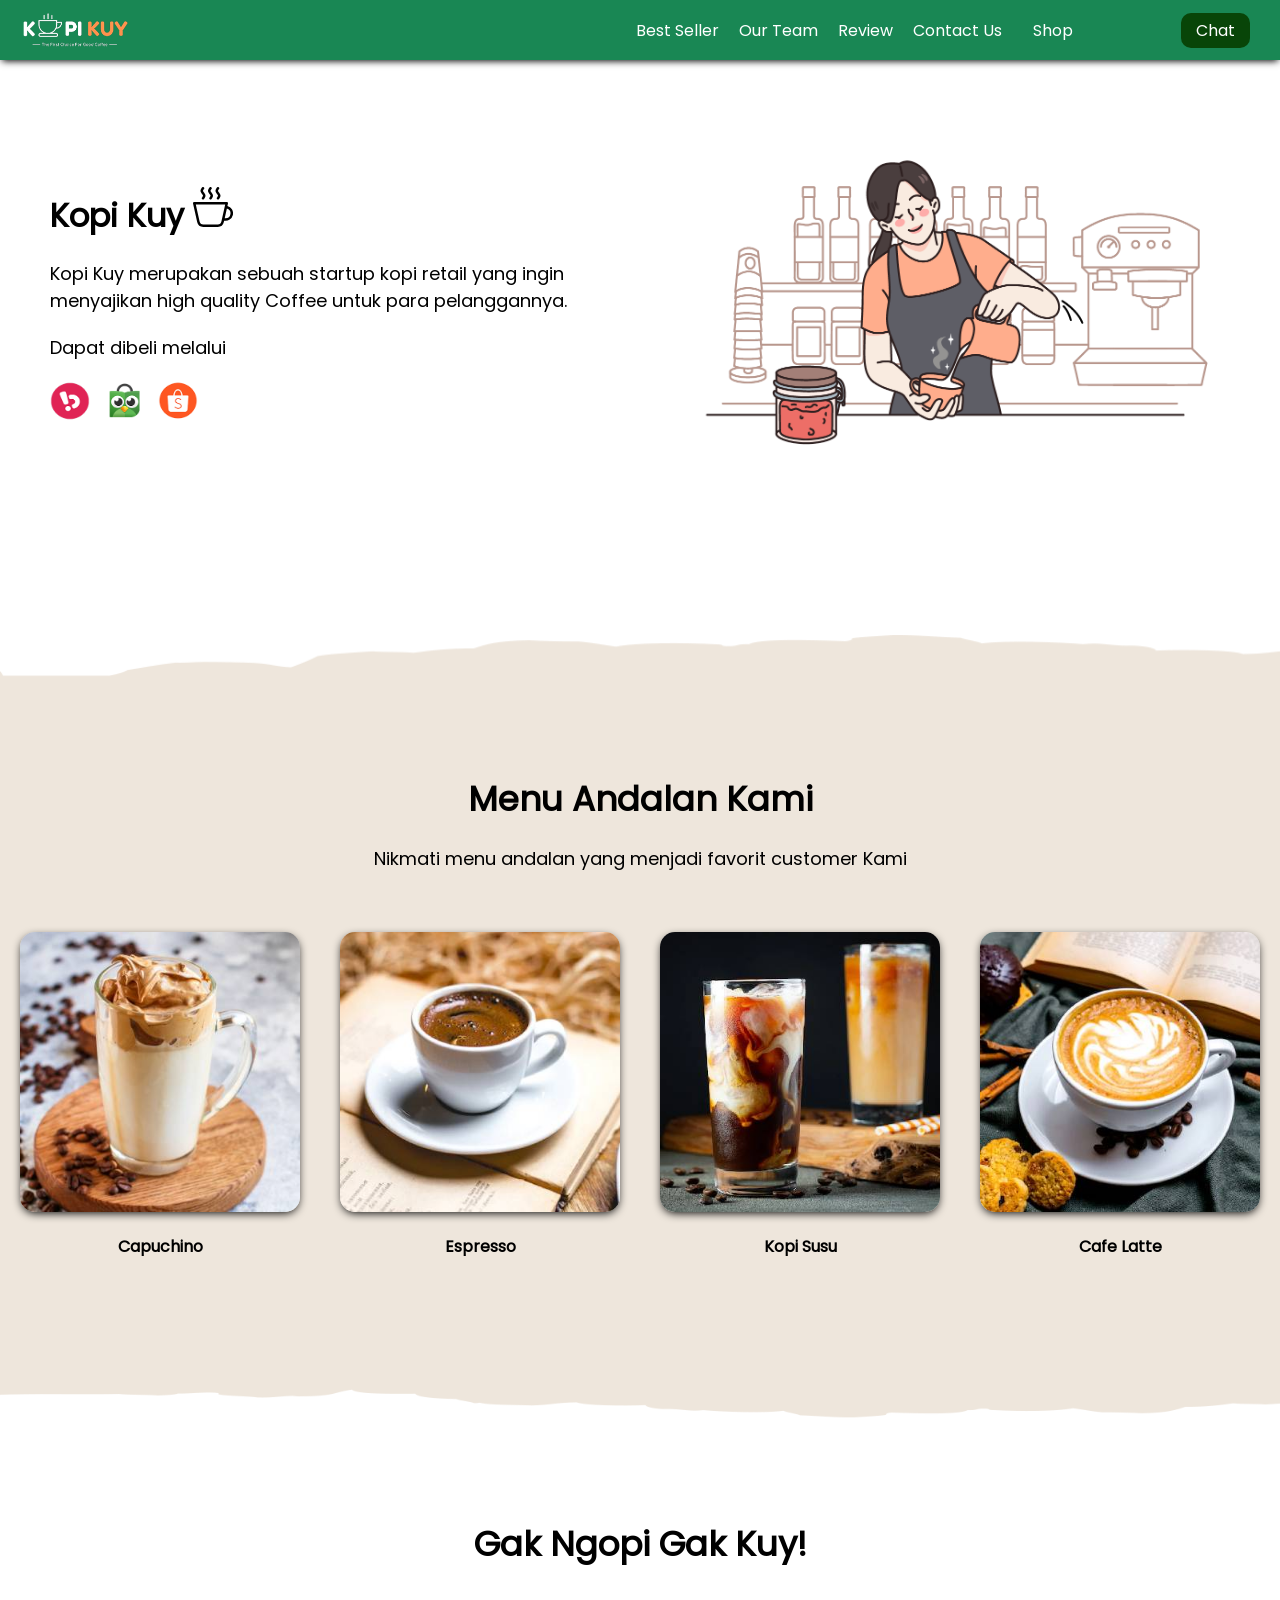
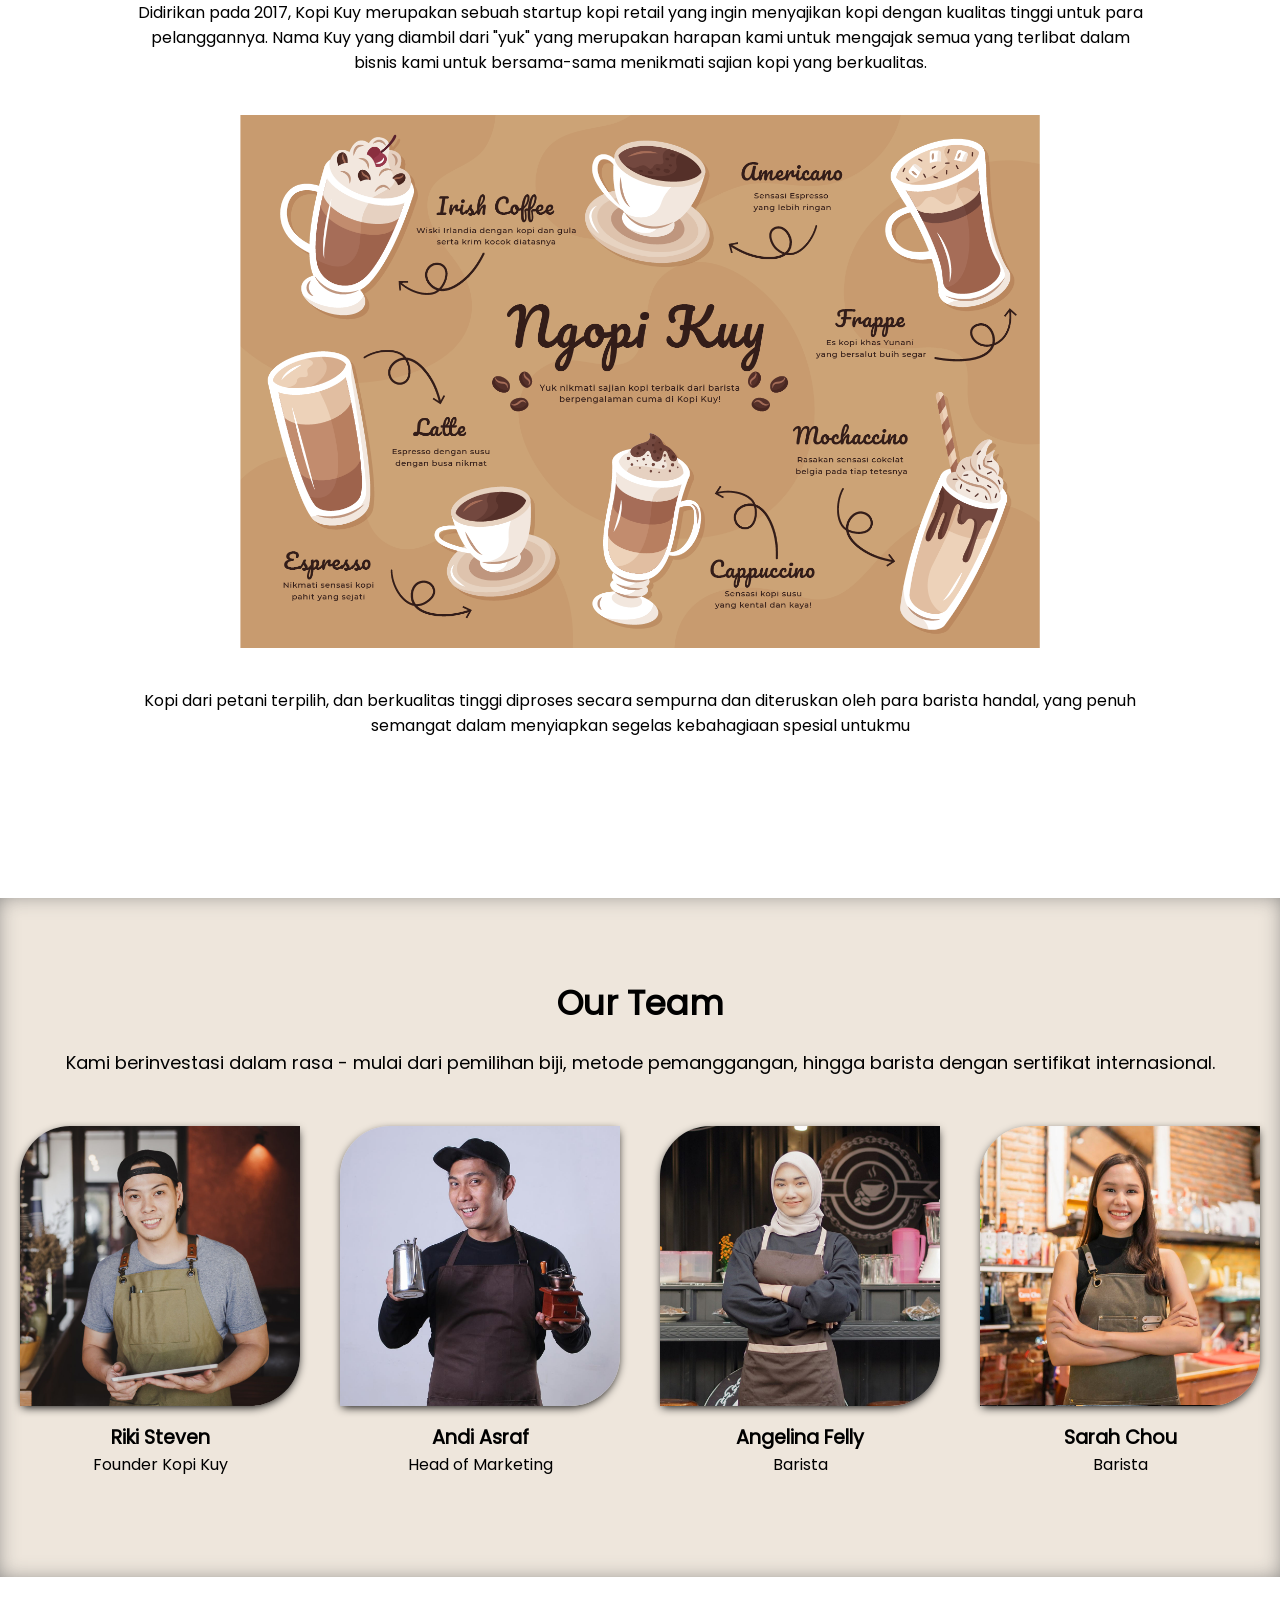
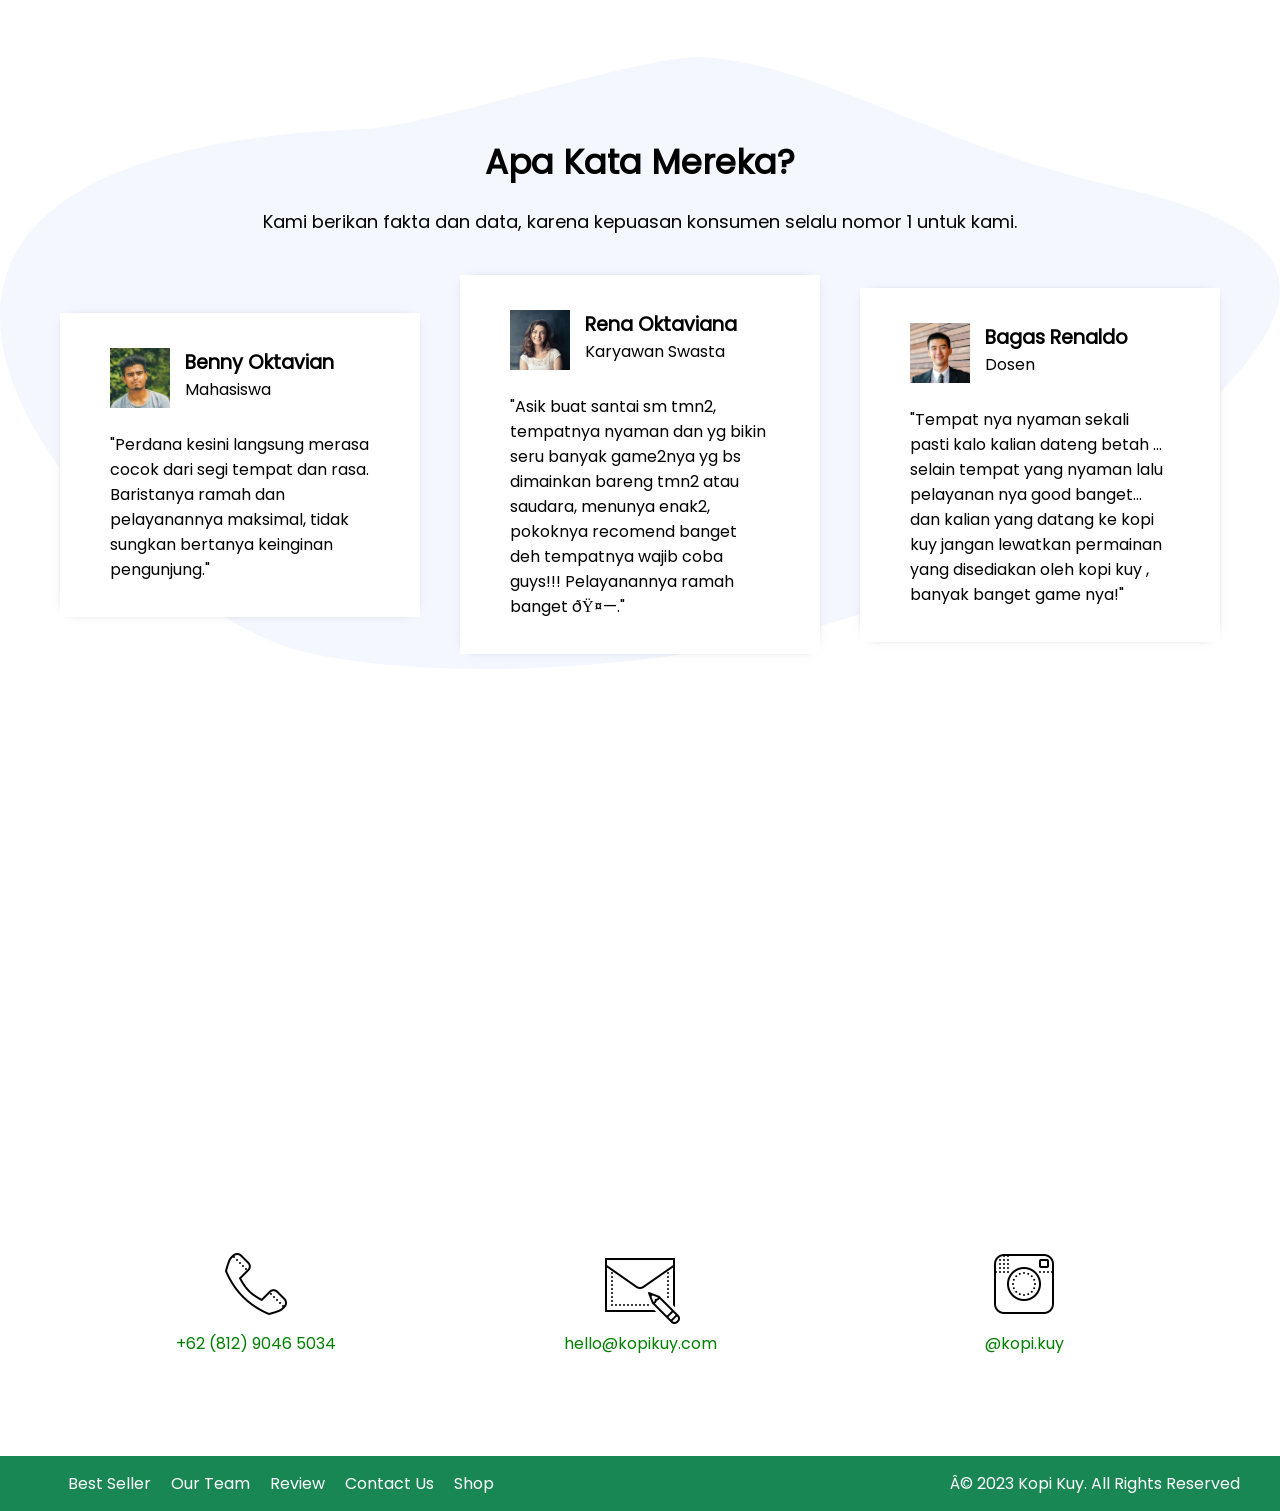
<file: index.html>
<!DOCTYPE html>
<html lang="id">

<head>
    <meta charset="UTF-8">
    <meta http-equiv="X-UA-Compatible" content="IE=edge">
    <meta name="viewport" content="width=device-width, initial-scale=1.0">
    <link rel="shortcut icon" href="images/favicon.ico" type="image/x-icon">
    <title>Website Kopi Kuy</title>
    <link rel="stylesheet" href="css/style.css">
</head>

<body>
    <nav>
        <img class="logo" src="images/logo/logo_kuy.png">
        <div class="navigasi">
            <a href="#best-seller">Best Seller</a>
            <a href="#our-team">Our Team</a>
            <a href="#review">Review</a>
            <a href="#contact-us">Contact Us</a>
        </div>
        <a class="shop" href="produk.html">Shop</a>
        <a class="chat" href="https://wa.me/nomor_hp_anda_pakai_62" target="_blank">Chat</a>
    </nav>

    <!-- Tulis Kode Setelah panah di bawah ini -->

    <header>
        <div class="kiri">
            <h1>Kopi Kuy <img src="images/icon/icon_kopi.svg"></h1>

            <p>Kopi Kuy merupakan sebuah startup kopi retail yang ingin menyajikan high
                quality Coffee untuk para pelanggannya.</p>

            <p>Dapat dibeli melalui</p>

            <div class="olshop">
                <img src="images/logo/logo_bukalapak.png" alt="">
                <img src="images/logo/logo_tokopedia.png" alt="">
                <img src="images/logo/logo_shopee.png" alt="">
            </div>
        </div>

        <div class="kanan">
            <img src="images/header/header1.png">
        </div>
    </header>

    <section id="best-seller" class="best-seller">

        <h2>Menu Andalan Kami</h2>

        <p>Nikmati menu andalan yang menjadi favorit customer Kami</p>

        <div class="produk">
            <img src="images/produk/product_capuchino.jpg" alt="">
            <p>Capuchino</p>
        </div>

        <div class="produk">
            <img src="images/produk/product_espresso.jpg" alt="">
            <p>Espresso</p>
        </div>

        <div class="produk">
            <img src="images/produk/product_kopi_susu.jpg" alt="">
            <p>Kopi Susu</p>
        </div>

        <div class="produk">
            <img src="images/produk/product_latte.jpg" alt="">
            <p>Cafe Latte</p>
        </div>

    </section>


    <section id="about-us" class="about-us">
        <h2>Gak Ngopi Gak Kuy!</h2>
        <p>
            Didirikan pada 2017, Kopi Kuy merupakan sebuah startup kopi retail yang ingin menyajikan kopi
            dengan kualitas tinggi
            untuk para pelanggannya. Nama Kuy yang diambil dari "yuk" yang merupakan harapan kami untuk
            mengajak semua yang terlibat dalam bisnis kami untuk bersama-sama menikmati sajian kopi yang
            berkualitas.
        </p>
        <img src="images/about-us/aset_kopi_jumbo.png">
        <p>
            Kopi dari petani terpilih, dan berkualitas tinggi diproses secara sempurna dan diteruskan
            oleh para barista handal,
            yang penuh semangat dalam menyiapkan segelas kebahagiaan spesial untukmu
        </p>
    </section>

    <section class="our-team" id="our-team">

        <h2>Our Team</h2>

        <p>Kami berinvestasi dalam rasa - mulai dari pemilihan biji, metode pemanggangan,
            hingga barista dengan sertifikat internasional. </p>

        <div class="team">
            <img src="images/team/team1.jpg">
            <h3>Riki Steven</h3>
            <p>Founder Kopi Kuy</p>
        </div>

        <div class="team">
            <img src="images/team/team2.jpg">
            <h3>Andi Asraf</h3>
            <p>Head of Marketing</p>
        </div>

        <div class="team">
            <img src="images/team/team3.jpg">
            <h3>Angelina Felly</h3>
            <p>Barista</p>
        </div>

        <div class="team">
            <img src="images/team/team4.jpg">
            <h3>Sarah Chou</h3>
            <p>Barista</p>
        </div>

    </section>

    <section id="review" class="review">
        <h2>Apa Kata Mereka?</h2>

        <p>Kami berikan fakta dan data, karena kepuasan konsumen selalu nomor 1 untuk kami.</p>

        <div class="testimoni">
            <img src="images/customer/customer1.jpg">
            <div class="profile">
                <h3>Benny Oktavian</h3>
                <p>Mahasiswa</p>
            </div>
            <p>"Perdana kesini langsung merasa cocok dari segi tempat dan rasa. Baristanya ramah
                dan pelayanannya maksimal, tidak sungkan bertanya keinginan pengunjung."</p>
        </div>

        <div class="testimoni">
            <img src="images/customer/customer2.jpg">
            <div class="profile">
                <h3>Rena Oktaviana</h3>
                <p>Karyawan Swasta</p>
            </div>
            <p>"Asik buat santai sm tmn2, tempatnya nyaman dan yg bikin seru banyak game2nya yg bs
                dimainkan bareng tmn2 atau saudara, menunya enak2, pokoknya recomend banget deh
                tempatnya wajib coba guys!!! Pelayanannya ramah banget ðŸ¤—."</p>
        </div>

        <div class="testimoni">
            <img src="images/customer/customer3.jpg">
            <div class="profile">
                <h3>Bagas Renaldo</h3>
                <p>Dosen</p>
            </div>
            <p>"Tempat nya nyaman sekali pasti kalo kalian dateng betah ... selain tempat yang
                nyaman lalu pelayanan nya good banget... dan kalian yang datang ke kopi kuy jangan
                lewatkan permainan yang disediakan oleh kopi kuy , banyak banget game nya!"</p>
        </div>
    </section>

    <section class="contact-us" id="contact-us">

        <iframe
            src="https://www.google.com/maps/embed?pb=!1m14!1m8!1m3!1d7932.741866032694!2d106.668581!3d-6.214715!3m2!1i1024!2i768!4f13.1!3m3!1m2!1s0x2e69f9912c7f297b%3A0xe5a3a671dae861ab!2sKopi%20kuy!5e0!3m2!1sid!2sid!4v1680617229460!5m2!1sid!2sid"
            allowfullscreen="" loading="lazy" referrerpolicy="no-referrer-when-downgrade"></iframe>

        <div class="kontak">
            <img src="images/icon/icon_phone.png">
            <p>+62 (812) 9046 5034</p>
        </div>

        <div class="kontak">
            <img src="images/icon/icon_mail.png">
            <p>hello@kopikuy.com</p>
        </div>

        <div class="kontak">
            <img src="images/icon/icon_instagram.png">
            <a href="https://instagram.com" role="button">
                <p>@kopi.kuy</p>
            </a>
        </div>

    </section>

    <footer>
        <div class="navigasi">
            <a href="#best-seller">Best Seller</a>
            <a href="#our-team">Our Team</a>
            <a href="#review">Review</a>
            <a href="#contact-us">Contact Us</a>
            <a href="produk.html">Shop</a>
        </div>
        <p>Â© 2023 Kopi Kuy. All Rights Reserved</p>
    </footer>


    <!--
        Kode HTML tidak boleh lewat dari batas ini
        Pastikan setiap section di tutup
        misalnya kode best-seller harus ada
        di bawah kode </header> (perhatikan ada garis miringnya
        dan setiap section harus setelah kode </section>
        jangan menulis section di dalam section
    -->
</body>

</html>
</file>
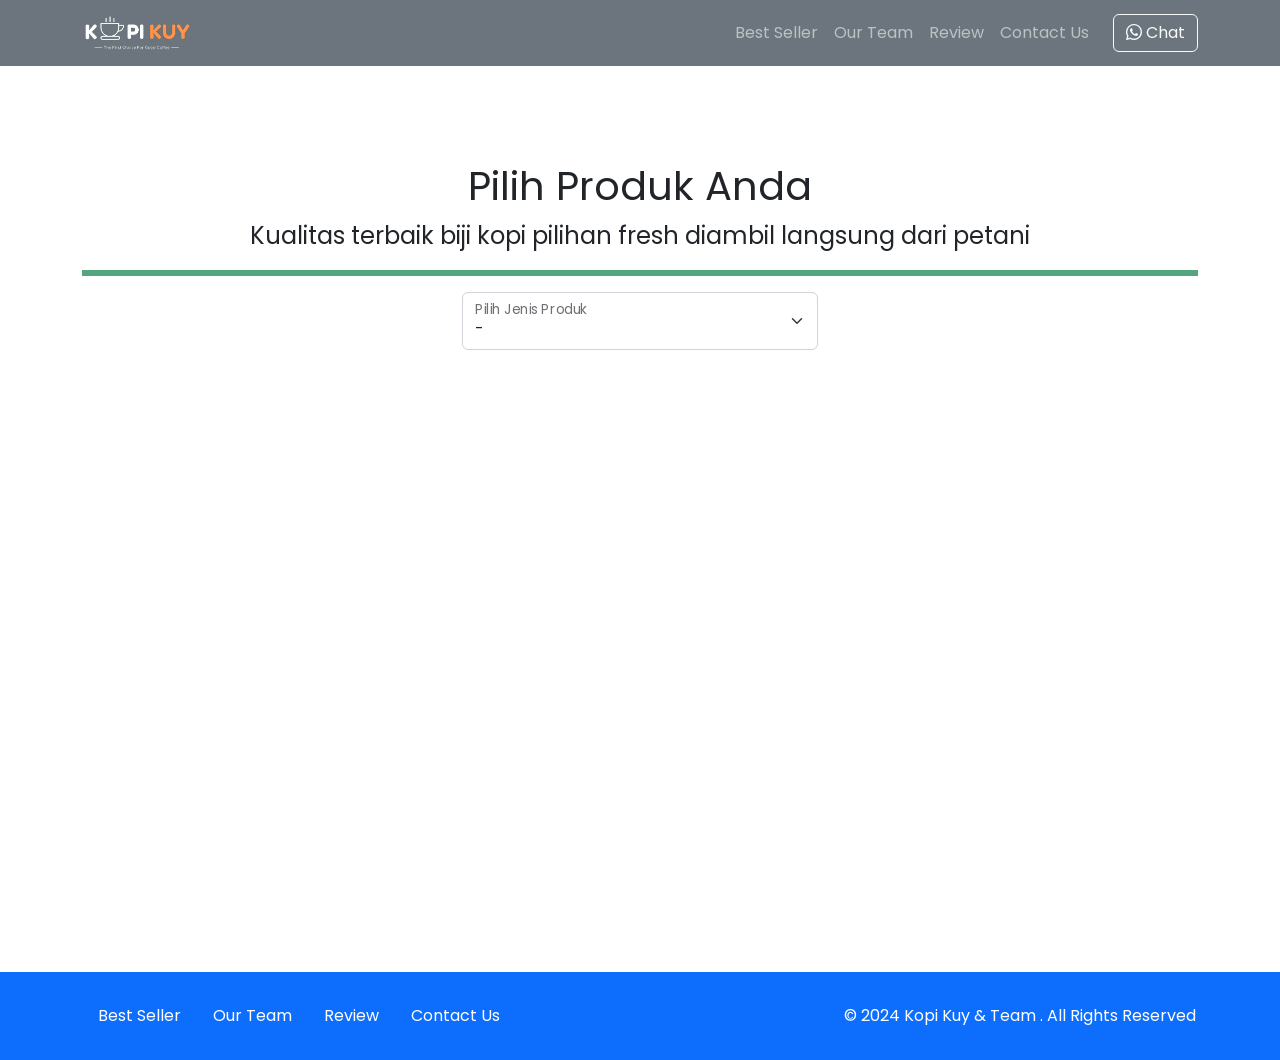
<file: produk.html>
<!DOCTYPE html>
<html lang="id">

<head>
    <meta charset="UTF-8">
    <meta http-equiv="X-UA-Compatible" content="IE=edge">
    <meta name="viewport" content="width=device-width, initial-scale=1.0">
    <link rel="shortcut icon" href="images/favicon/favicon.ico" type="image/x-icon">
    <title>Produk</title>
    <link rel="shortcut icon" href="images/favicon.ico" type="image/x-icon">
    <link rel="stylesheet" href="vendor/bootstrap/bootstrap.min.css">
    <link rel="stylesheet" href="css/produk.css">
    <script src="vendor/bootstrap/bootstrap.bundle.min.js"></script>
    <script src="js/jquery-3.6.3.min.js"></script>
    <style data-info="kode css bisa ditulis di bawah sini atau di css/produk.css">

    </style>
</head>

<body data-info="tulis kode bootstrap di baris 22">

    <nav class="navbar navbar-dark bg-secondary navbar-expand-lg">
        <div class="container">
            <a class="navbar-brand" href="index.html">
                <img src="images/logo/logo_kuy.png" height="40" alt="image">
            </a>
            <button class="navbar-toggler" type="button" data-bs-toggle="collapse" data-bs-target="#navbarNav11"
                aria-controls="navbarNav11" aria-expanded="false" aria-label="Toggle navigation">
                <span class="navbar-toggler-icon"></span>
            </button>
            <div class="collapse navbar-collapse" id="navbarNav11">
                <ul class="navbar-nav ms-auto">
                    <li class="nav-item active">
                        <a class="nav-link" href="index.html#best-seller">Best Seller</a>
                    </li>
                    <li class="nav-item">
                        <a class="nav-link" href="index.html#our-team">Our Team</a>
                    </li>
                    <li class="nav-item">
                        <a class="nav-link" href="index.html#review">Review</a>
                    </li>
                    <li class="nav-item">
                        <a class="nav-link" href="index.html#contact-us">Contact Us</a>
                    </li>

                </ul>
                <a class="btn btn-outline-light ms-md-3"
                    href="https://wa.me/6285720815363?text=Halo Hallo Selamat Siang, Saya Tertarik Dengan Produk Anda">
                    <i class="bi bi-whatsapp"></i> Chat
                </a>
            </div>
        </div>
    </nav>
    <section class="riki-block produk text-center my-5 py-5">
        <div class="container">
            <h1>Pilih Produk Anda</h1>
            <p class="fs-4">Kualitas terbaik biji kopi pilihan fresh diambil langsung dari petani</p>
            <hr class="border border-success border-3 opacity-75">
    
            <!-- Ini Untuk Select -->
            <div class="row justify-content-center">
                <div class="col-md-4">
                    <div class="form-floating">
                        <select class="form-select" id="select_kopi">
                            <option selected disabled>-</option>
                            <option value="arabica">Arabica</option>
                            <option value="robusta">Robusta</option>
                            <option value="kopiluwak">kopi luwak</option>
                            <option value="cappuccino">cappuccino</option>
                        </select>
                        <label for="select_kopi">Pilih Jenis Produk</label>
                    </div>
                </div>
            </div>
            
    
            <div id="baris_produk" class="row row-cols-1 row-cols-sm-2 row-cols-md-3 row-cols-lg-4 text-center mt-5">
    
                <!--awal copy kolom produk-->
                <div class="col mb-4">
                    <div class="card">
                        <img src="images/produk/product_capuchino.jpg" class="card-img-top" alt="...">
                        <div class="card-body">
                            <h5 class="card-title">Cappuccino</h5>
                            <div class="row hargasize my-4">
                                <div class="col">
                                    <i class="bi bi-cup-hot"></i> 250 Ml
                                </div>
                                <div class="col fw-bold text-primary">
                                    25.000
                                </div>
                            </div>
                            <a href="#" class="btn btn-primary w-100"><i class="bi bi-cart2"></i> Beli</a>
                        </div>
                    </div>
                </div>
                <!-- akhir copy kolom produk -->
                <!--awal copy kolom produk-->
                <div class="col mb-4">
                    <div class="card">
                        <img src="https://ekonomikasyariah.com/wp-content/uploads/2022/02/kopi-robusta.jpg" class="card-img-top" alt="...">
                        <div class="card-body">
                            <h5 class="card-title">Robusta</h5>
                            <div class="row hargasize my-4">
                                <div class="col">
                                    <i class="bi bi-cup-hot"></i> 250 gr
                                </div>
                                <div class="col fw-bold text-primary">
                                    45.000
                                </div>
                            </div>
                            <a href="#" class="btn btn-primary w-100"><i class="bi bi-cart2"></i> Beli</a>
                        </div>
                    </div>
                </div>
                <!-- akhir copy kolom produk -->
                <!--awal copy kolom produk-->
                <div class="col mb-4">
                    <div class="card">
                        <img src="https://www.cubicocoffee.com/files/Images/Landing%20Pages/Arabica%20Coffee%20630.jpg" class="card-img-top" alt="...">
                        <div class="card-body">
                            <h5 class="card-title">Arabica</h5>
                            <div class="row hargasize my-4">
                                <div class="col">
                                    <i class="bi bi-cup-hot"></i> 250 gr
                                </div>
                                <div class="col fw-bold text-primary">
                                    45.000
                                </div>
                            </div>
                            <a href="#" class="btn btn-primary w-100"><i class="bi bi-cart2"></i> Beli</a>
                        </div>
                    </div>
                </div>
                <!-- akhir copy kolom produk -->
                <!--awal copy kolom produk-->
                <div class="col mb-4">
                    <div class="card">
                        <img src="https://www.1stincoffee.com/media/catalog/product/k/o/kopi-luwak-3oz.jpg" class="card-img-top" alt="...">
                        <div class="card-body">
                            <h5 class="card-title">Kopi Luwak</h5>
                            <div class="row hargasize my-4">
                                <div class="col">
                                    <i class="bi bi-cup-hot"></i> 1 kg
                                </div>
                                <div class="col fw-bold text-primary">
                                    100.000
                                </div>
                            </div>
                            <a href="#" class="btn btn-primary w-100"><i class="bi bi-cart2"></i> Beli</a>
                        </div>
                    </div>
                </div>
                <!-- akhir copy kolom produk -->
                
            
        </div>
        </div>
    </section>
    <footer class="riki-block footer-small py-4 bg-primary">
        <div class="container">
            <div class="row align-items-center">
                <div class="col-12 col-md-8">
                    <ul class="nav justify-content-center justify-content-md-start">
                        <li class="nav-item">
                            <a class="nav-link" href="index.html#best-seller">Best Seller</a>
                        </li>
                        <li class="nav-item">
                            <a class="nav-link" href="index.html#our-team">Our Team</a>
                        </li>
                        <li class="nav-item">
                            <a class="nav-link" href="index.html#review">Review</a>
                        </li>
                        <li class="nav-item">
                            <a class="nav-link" href="index.html#contact-us">Contact Us</a>
                        </li>
                    </ul>
                </div>
    
                <div class="col-12 col-md-4 mt-4 mt-md-0 text-center text-md-right">
                    &copy; 2024 Kopi Kuy &amp; Team . All Rights Reserved
                </div>
            </div>
        </div>
    </footer>

    <script src="js/produk.js"></script>
    <script data-info="bisa tulis kode js di js/produk.js ataupun di bawah sini">


    </script>
</body>

</html>
</file>
<file: css/style.css>
/* Kode * di bawah ini untuk mereset tampilan setiap web browser supaya seragam */

* {
   box-sizing: border-box;
   margin: 0;
   padding: 0;
}

html {
   /* scroll-behavior: smooth agar scroll ketika klik pada navigasi menjadi halus */
   scroll-behavior: smooth;
}

/* 
Kode di bawah ini untuk mengatur nav sampai footer agar memiliki tampilan flexibel
selengkapnya akan di bahas di hari ke 3
*/

nav,
header,
section,
footer {
   /* 
      display: flex memiliki pengaturan yang dapat mengatur agar elemen
      di dalamnya memiliki ukuran yang fleksibel
      digunakan saat ada elemen yang isinya lebih dari satu kolom
   */
   display: flex;
   /* 
      align-items: center mengatur elemen di dalamnya rata tengah vertikal
   */
   align-items: center;

   /* 
      justify-content: center mengatur elemen di dalamnya rata tengah horizontal
   */
   justify-content: center;

   /* 
      flex-wrap: wrap mengatur agar jika lebar elemen berlebih, maka elemen
      akan otomatis diletakan di baris baru (tidak dipaksakan di satu baris)
   */
   flex-wrap: wrap;
}



/* 
Kode @font-face untuk menginstall font ke dalam Website 
src adalah untuk lokasi fontnya, font dapat di cari di website https://fonts.google.com/
dengan memberi nama family, maka kita mendaftarkan font tersebut ke dalam website
*/

@font-face {
   src: url(../fonts/poppins.woff2);
   font-family: 'Poppins';
}

body {
   /* 
   mendaftarkan semua teks pada body menjadi family Poppins 
   kenapa pada body? karena elemen body membungkus semua elemen dari nav section sampai footer
   */
   font-family: 'Poppins';
}

/*
Misalnya ada font dari google yang bernama Irish Grover yang berada di:
https://fonts.gstatic.com/s/irishgrover/v23/buExpoi6YtLz2QW7LA4flVgv__RP.woff2

maka bisa coba copy kode berikut untuk menginstall font tadi:

@font-face {
  font-family: 'Irish Grover';
  font-style: normal;
  font-weight: 400;
  src: url(https://fonts.gstatic.com/s/irishgrover/v23/buExpoi6YtLz2QW7LA4flVgv__RP.woff2) format('woff2');
}

Jika kode di atas sudah di copy
Nanti pada element yang ingin menggunakan font Irish Grover Tadi, tinggal diganti font-familynya
misal mau mengganti h1 dan h2 maka kodenya sebagai berikut:

h1,h2 {
   font-family: 'Irish Grover';
}

*/


a {
   /* menghilangkan garis bawah pada link */
   text-decoration: none;

   /* 
   color: adalah untuk mengganti warna tulisan.
   color:unset digunakan pada a untuk menghilangkan warna bawaan pada link (biasanya warna biru) 
   */
   color: unset;
}

h2 {
   /* mengatur ukuran huruf ke 34 pixel */
   font-size: 34px;
}

h3 {
   /* mengatur ukuran huruf ke 1.2rem */
   font-size: 1.2rem;
}

h1,
h2,
h3 {
   /* mengatur tebal huruf bisa bold, normal*/
   font-weight: bold;
}

img {
   /* 
      kode max-width artinya lebar maksimal
      mengatur agar semua elemen img memiliki lebar maksimal 100% agar
      besar gambar tidak melebihi layar ataupun elemen pembungkus
   */
   max-width: 100%;
}

/* Navigasi */

nav {
   /* 
   background-color mengatur warna latar belakang 
   untuk pengguna hp, pergantian warna tidak bisa seperti vs code
   hanya dapat menggunakan warna bahasa inggris seperti: red, green, brown, purple dsb
   untuk pengguna vscode silahkan arahkan mouse ke kotak warna di bawah
   untuk mengganti warna sesuai keinginan
   */
   background-color: #198754;

   /* box-shadow membuat efek bayangan */
   box-shadow: 0 3px 7px -2px #000;

   /* width mengatur lebar elemen. 100% agar lebarnya full dari kiri sampai kanan layar */
   width: 100%;

   /* 
   padding digunakan untuk memberi jarak ke dalam. 
   efeknya bila digunakan pada elemen yang memiliki warna latar akan membuat elemen tersebut 'gemuk'
   padding-top artinya jarak ke atas, nilai padding dapat berupa
   padding-top, padding-bottom, padding-left, padding-right
   */
   padding-top: 10px;
   padding-bottom: 10px;

   /* 
   position mengatur posisi elemen, position:fixed supaya elemen nav akan ikut menempel di atas layar
   saat kita scroll ke bawah. Jika ingin navigasi gak nempel, bisa menggunakan position:static;
   */
   position: fixed;

   /* Nilai z-index semakin besar, maka elemen akan semakin di depan */
   z-index: 500;
}

img.logo {
   /* height mengatur tinggi elemen */
   height: 40px;
   /* penjelasan margin mirip dengan padding, fungsinya untuk memberi jarak pada elemen */
   margin-left: 20px;
}

div.navigasi {
   margin-left: auto;
   margin-right: 15px;
}

nav a {
   color: #fff;
   padding-left: 8px;
   padding-right: 8px;
}

a.shop {
   margin-right: 100px;
}

a.chat {
   margin-right: 30px;
   background-color: rgb(8, 69, 8);
   color: #fff;
   padding-top: 5px;
   padding-right: 15px;
   padding-bottom: 5px;
   padding-left: 15px;
   border-radius: 10px;
}


/* 
   PERHATIKAN bahwa dalam mengatur elemen, nama elemen langsung ditulis
   sedangkan untuk mengatur class, dibutuhkan tanda titik (.) terlebih dulu
   img {} berarti seluruh elemen dengan tag img (<img src="....">), 
   sedangkan .img artinya hanya elemen dengan class img (<img class="img" src="...">) 
*/


/* HEADER */


header,
section {
   /*
    padding mengatur jarak ke dalam
    pada padding dan margin ditambahkan top / right / bottom / top 
    untuk mengatur jarak masing-masing 
   */
   padding-top: 80px;
   padding-bottom: 80px;

   /* margin mengatur jarak ke luar */
   margin-bottom: 80px;
}

/* penulisan CSS dapat digabung dengan beberapa elemen */
header div.kiri,
header div.kanan {
   /* width mengatur lebar elemen. 50% artinya setengah ukuran elemen pembungkus */
   width: 50%;
   padding: 50px;
}

header h1 {
   margin-bottom: 20px;
}

header p {
   /* font-size digunakan untuk mengatur ukuran huruf */
   font-size: 18px;
   margin-bottom: 20px;
}

div.olshop img {
   width: 40px;
   /* aspect-ratio:1 agar tinggi menyesuaikan width */
   aspect-ratio: 1;
   margin-right: 10px;
}

/* Best Seller */

section.best-seller {
   position: relative;

   /* background-color mengatur warna latar belakang elemen */
   background-color: #EEE6DC;

   /* text-align mengatur rata tulisan, bisa bernilai: left, right, center, justify */
   text-align: center;
}

/* 
terkait position, after, dan before memerlukan pemahaman mendalam
terkait layout pada CSS untuk dapat memahami secara penuh 
*/

section.best-seller::before,
section.best-seller::after {
   position: absolute;
   content: "";
   width: 100%;
   height: 76px;

   /* background-image untuk menambahkan gambar sebagai background */
   background-image: url(../images/background/garis-atas.png);

   /*background-size agar gambar latar menyesuaikan tinggi / lebar elemen */
   background-size: cover;

   top: -60px;
   left: 0;
}

section.best-seller::after {
   height: 60px;
   background-image: url(../images/background/garis-bawah.png);
   top: unset;
   bottom: -60px;
}

section.best-seller h2 {
   margin-bottom: 20px;
   width: 100%;
}

/* 
Penulisan section.best-seller > p berarti mengatur elemen p yang langsung
di bungkus oleh elemen <section class="best-seller">
aturan ini tidak berlaku untuk elemen <p> yang ada di dalam <div class="produk">
*/

section.best-seller>p {
   font-size: 18px;
   margin-bottom: 40px;
   width: 100%;
}

div.produk {
   /* 
      Penulisan padding dan margin seperti padding:20px ini penulisan singkat 
      yang berarti top, right, bottom, left nilainya sama, yaitu 20px 
   */
   padding: 20px;
   width: 25%;
}

div.produk img {
   /* transition membuat animasi transisi dari perubahan style, 0.3s berarti 0.3 detik */
   transition: all 0.3s ease;

   /* border-radius  Membuat sudut membulat */
   border-radius: 15px;

   /* box-shadow membuat efek bayangan */
   box-shadow: 0 3px 10px -2px #000;
}

/*

kode div.produk img:hover akan dijalankan saat mouse ada di atas elemen <img> yang ada
di dalam <div class="produk"> 
karena ada efek transition pada div.produk img 
maka akan menghasilkan efek animasi yang smooth

*/
div.produk img:hover {

   /* membuat transformasi, bisa berupa scale(1.05), rotate(180deg), translateY(-50px), dsb */
   transform: scale(0.9);
   border-radius: 50%;
}

div.produk p {
   margin-top: 15px;
   font-weight: bold;
}



/* About US */

section.about-us {
   /* max-width: 80%; mengatur lebar maksimal elemen tidak boleh melebihi 80% layar */
   max-width: 80%;

   /* margin-left dan margin-right auto akan membuat posisi elemen berada di tengah */
   margin-left: auto;
   margin-right: auto;
   text-align: center;
}

section.about-us h2 {
   margin-bottom: 30px;
   width: 100%;
}

section.about-us img {
   /* 
      Penulisan width: 800px dan max-width: 100% mengatur agar
      elemen memiliki lebar 800px namun tidak boleh melebihi 100% ukuran layar
   */
   width: 800px;
   max-width: 100%;
   margin: auto;
}

/*
section.about-us p:nth-child(2) berarti mengatur elemen ke 2 dengan jenis <p>
yang ada di dalam <section class="about-us">
*/

section.about-us p:nth-child(2) {
   margin-bottom: 40px;
}

section.about-us p:nth-child(4) {
   margin-top: 40px;
}


/* OUR TEAM */

section.our-team {
   background-color: #EEE6DC;
   box-shadow: inset 0px 0px 23px -6px #707070;
   text-align: center;
}

section.our-team h2 {
   margin-bottom: 20px;
   width: 100%;
}

section.our-team>p {
   margin-bottom: 30px;
   font-size: 18px;
   width: 800px;
   max-width: 90%;
   margin-left: auto;
   margin-right: auto;
   width: 100%;
}

div.team {
   width: 25%;
   padding: 20px;
}

div.team img {
   width: 100%;
   aspect-ratio: 1/1;
   object-fit: cover;
   box-shadow: 0 3px 10px -2px #000;
   border-radius: 50px 0px 50px 0px;
   margin-bottom: 10px;
}


/* REVIEW */

section.review {
   background-image: url(../images/background/bg-review.svg);
   /* 
      background-size: contain;
      membuat gambar latar belakang tidak terpotong
   */
   background-size: contain;

   /* 
      background-repeat: no-repeat;
      membuat gambar latar belakang tidak diulang (duplikat)
   */
   background-repeat: no-repeat;
   padding-left: 40px;
   padding-right: 40px;
   justify-content: space-around;
   /* align-items: stretch; membuat tinggi elemen di dalam .review .baris seragam */
   text-align: center;
}

section.review h2 {
   margin-bottom: 20px;
   width: 100%;
}

section.review>p {
   margin-bottom: 40px;
   font-size: 18px;
   width: 100%;
}

div.testimoni {
   width: 30%;
   display: flex;
   flex-wrap: wrap;
   padding: 35px 50px;
   box-shadow: 0px 0px 12px -10px #000;
   background-color: #fff;
}

div.testimoni img {
   width: 60px;
   height: 60px;
   margin-right: 15px;
   object-fit: cover;
}

div.profile {
   text-align: left;
   display: block;
   margin-bottom: 30px;
   width: calc(100% - 75px);
}

div.profile p {
   width: 100%;
   text-align: left;
}

div.testimoni>p {
   width: 100%;
   text-align: left;
}

*[data-from="tmp"]>* {
   position: relative;
}

*[data-from="tmp"]>*:nth-child(1):before {
   position: absolute;
   color: red;
   bottom: 40px;
   content: "prakerja";
   font-size: 13px;
   z-index: 10;
   text-decoration: line-through;
}

/* CONTACT US */
section.contact-us {
   margin-bottom: 20px;
}

section.contact-us iframe {
   width: 100%;
   height: 300px;
   border: 0;
}

div.kontak {
   width: 30%;
   /* color mengatur warna tulisan */
   color: green;
   text-align: center;
   margin-top: 50px;
}


/* FOOTER */

footer {
   background-color: #198754;
   padding-top: 15px;
   padding-bottom: 15px;
   color: #fff;
   padding-right: 40px;
   padding-left: 40px;
}

footer div.navigasi {
   margin-left: 20px;
   margin-right: auto;
}

footer div.navigasi a {
   padding: 8px;
}



/* UNTUK kode RESPONSIF hari ke 3 tulis DI BAWAH sini */
@media (max-width:600px) {

   div.navigasi {
      display: none
   }

   a.shop {
      margin-right: 15px;
      margin-left: auto;
   }

   header div.kiri,
   header div.kanan {
      width: 100%;
      padding: 30px;
      text-align: center;
   }

   div.team,
   div.produk,
   div.kontak {
      width: 50%;
   }

   div.testimoni {
      width: 100%;
      margin-bottom: 24px;
   }

}


/* Kode CSS Selesai di sini */
</file>
<file: css/produk.css>
@import url(../vendor/bootstrap/bootstrap-icons.css);

body {
    font-family: 'Poppins';
}

footer a.nav-link {
    color: #fff;
}

footer {
    color: #fff;
    padding: 10px 30px;
}

section.produk {
    min-height: 90vh;
}

.produk .card img {
    width: 100%;
    aspect-ratio: 1;
    object-fit: cover;
}

.produk .card-title {
    height: 45px;
}

.produk .hargasize {
    height: 45px;
}

/* Tambahan css produk tulis setelah kode ini */
</file>
